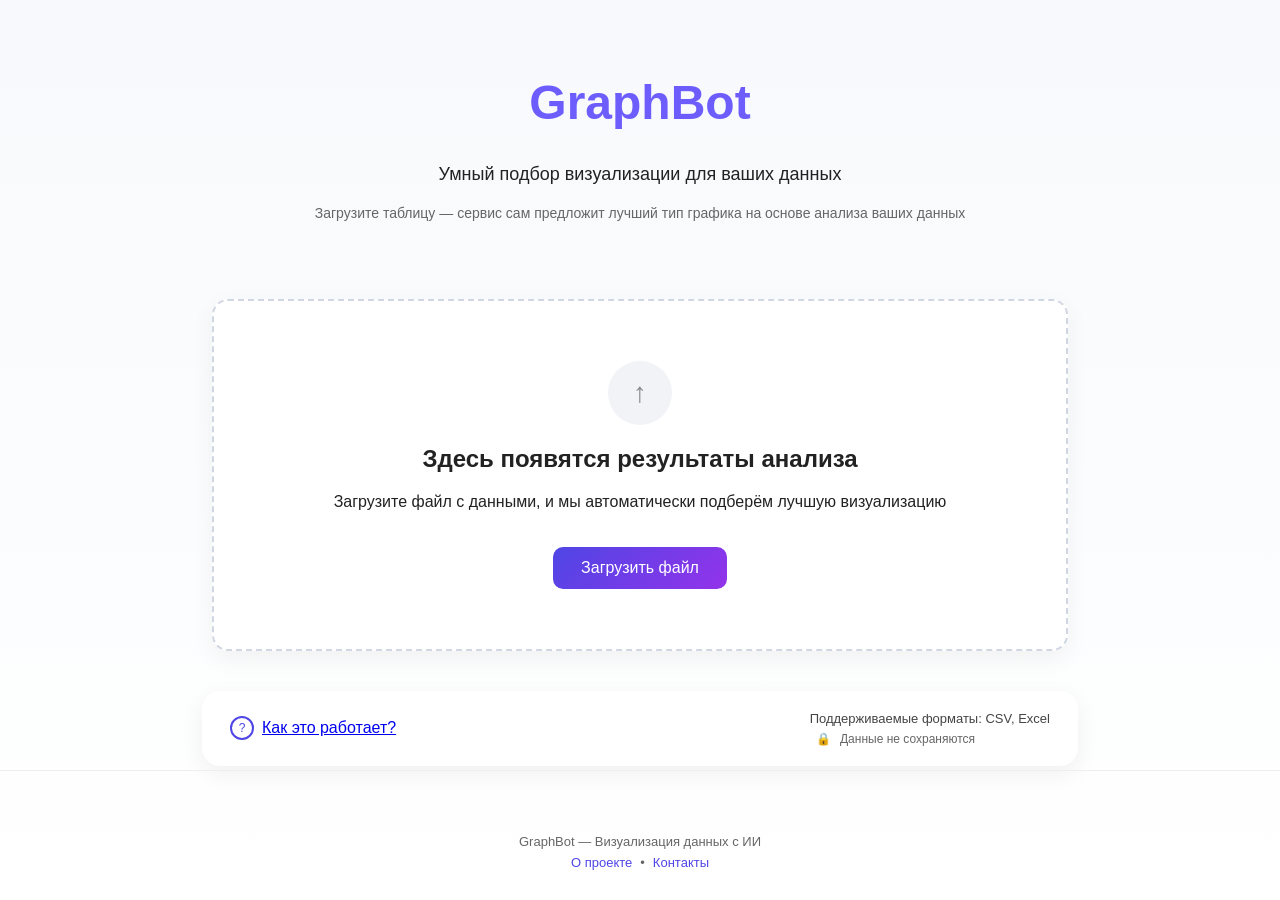
<file: site/index.html>
<!DOCTYPE html>
<html lang="ru">
<head>
    <meta charset="UTF-8">
    <title>GraphBot</title>

    <!-- Подключение файла стилей, где описан внешний вид всех элементов -->
    <link rel="stylesheet" href="/static/style.css">
    <!-- <style>
    #chart-buttons {
        display: flex;
        flex-wrap: wrap;          /* перенос на новую строку */
        justify-content: center;  /* выравнивание по центру */
        gap: 20px;                /* расстояние между карточками */
        margin-top: 30px;
    }
    /* Карточка-кнопка */
    .chart-option-btn {
        width: 190px;
        height: 240px;

        background: white;
        border-radius: 12px;
        border: 1px solid #e8e8e8;

        padding: 18px;
        cursor: pointer;

        display: flex;
        flex-direction: column;
        align-items: center;

        transition: all 0.25s ease;

        /* Убираем стандартный стиль кнопки */
        outline: none;
    }
    /* Картинка */
    .chart-option-img {
        width: 120px;
        height: 100px;
        object-fit: contain;
        margin-bottom: 14px;
        max-width: 120px;
        max-height: 100px;
    }
    /* Заголовок */
    .chart-option-title {
        font-size: 14px;
        font-weight: 600;
        color: #000;
        text-align: center;
        margin-bottom: 8px;
    }

    /* Описание */
    .chart-option-desc {
        font-size: 12px;
        color: #777;
        text-align: center;
        line-height: 1.4;
    }
    </style> -->
</head>
<body>

    <!-- Основной контейнер всей страницы (обёртка сайта) -->
    <div class="page">

        <!-- Верхний главный блок сайта с названием и описанием сервиса -->
        <section class="hero">

            <!-- Название сервиса (логотип текстом) -->
            <h1 class="logo">GraphBot</h1>

            <!-- Короткий слоган под названием -->
            <p class="tagline">Умный подбор визуализации для ваших данных</p>

            <!-- Подробное пояснение что делает сервис -->
            <p class="subtitle">
                Загрузите таблицу — сервис сам предложит лучший тип графика на основе анализа ваших данных
            </p>

        </section>

        <!-- Блок с большой карточкой загрузки данных -->
        <section class="upload-card">

            <!-- Карточка с пунктирной рамкой и кнопкой загрузки -->
            <div class="upload-box">

                <!-- Круглая иконка со стрелкой загрузки -->
                <div class="upload-icon">

                    <!-- Символ стрелки внутри иконки -->
                    <span class="arrow">↑</span>

                </div>

                <!-- Заголовок области результата -->
                <h2>Здесь появятся результаты анализа</h2>

                <!-- Описание что нужно сделать пользователю -->
                <p>Загрузите файл с данными, и мы автоматически подберём лучшую визуализацию</p>

                <!-- Кнопка открытия всплывающего окна загрузки -->
                <button class="upload-button" onclick="openModal()">Загрузить файл</button>

            </div>

        </section>

        <section class="loading-card" id="loadingCard">

            <div class="loader"></div>

            <h3>Анализируем данные...</h3>
            <p>Подбираем оптимальный тип графика</p>

        </section>

        <section class="result-card" id="resultCard" style="display:none;">

            <h2>Результаты анализа</h2>

        
            <div class="analysis-container">

                <!-- БЛОК ГРАФИКА -->
                <div id="chart-container" style="text-align:center; margin-bottom: 30px;">
                    <!-- сюда будет вставляться график -->
                </div>

                <!-- БЛОК КНОПОК -->
                <div id="chart-buttons" style="text-align:center;">
                    <!-- сюда генерируются кнопки -->
                </div>

            </div>


            <button class="download-btn">Скачать график</button>

            <!-- КНОПКИ УПРАВЛЕНИЯ — ВНУТРИ result-card -->
            <div class="chart-actions">
                <button>Другой тип</button>
                <button>Настроить цвета</button>
                <button>Исключить типы</button>
                <button class="primary">Новый файл</button>
            </div>

        </section>

        <!-- Нижняя информационная панель под карточкой -->
        <section class="info-bar">

            <!-- Левая часть панели — ссылка "Как это работает?" -->
            <div class="info-left">

                <!-- Кружок со знаком вопроса -->
                <span class="question-icon">?</span>

                <a href="how.html">Как это работает?</a>

            </div>

            <!-- Правая часть панели с форматами и безопасностью -->
            <div class="info-right">

                <!-- Текст поддерживаемых форматов файлов -->
                <span>Поддерживаемые форматы: CSV, Excel</span>

                <!-- Строка про безопасность данных -->
                <span class="secure">

                    <!-- Иконка замка -->
                    <span class="lock-icon">🔒</span>

                    Данные не сохраняются

                </span>

            </div>

        </section>

        <!-- Подвал сайта -->
        <footer class="footer">

            <!-- Название сервиса в подвале -->
            <p class="footer-title">GraphBot — Визуализация данных с ИИ</p>

            <!-- Ссылки на дополнительные страницы -->
            <div class="footer-links">

                <a href="#">О проекте</a>
                <span>•</span>
                <a href="#">Контакты</a>

            </div>

        </footer>

    </div>

    <!-- Затемнённый фон для модального окна загрузки -->
    <div class="modal-overlay" id="uploadModal">

        <!-- Само всплывающее окно -->
        <div class="modal">

            <!-- Верхняя панель модального окна -->
            <div class="modal-header">

                <!-- Заголовок окна -->
                <h3>Загрузить файл</h3>

                <!-- Кнопка закрытия (крестик) -->
                <span class="modal-close" onclick="closeModal()">✕</span>

            </div>

            <!-- Основная часть модального окна -->
            <div class="modal-body">

                <!-- Область drag & drop загрузки файла -->
                <div class="drop-zone">

                    <!-- Круглая иконка загрузки -->
                    <div class="drop-icon">⬆</div>

                    <!-- Основная надпись -->
                    <p class="drop-main">Перетащите файл сюда</p>

                    <!-- Альтернативный способ выбора файла -->
                    <p class="drop-sub">
                        или <span class="drop-link" onclick="openFile()">нажмите, чтобы выбрать файл</span>
                    </p>

                    <input type="file" id="fileInput" hidden accept=".csv,.xls,.xlsx">

                </div>

                <!-- Информация о форматах и ограничениях -->
                <p class="modal-info">
                    Поддерживаются файлы CSV и Excel (.xlsx, .xls)<br>
                    Максимальный размер файла: 10 MB
                </p>

            </div>

            <!-- Нижняя панель с кнопками -->
            <div class="modal-footer">

                <!-- Кнопка закрытия окна -->
                <button class="btn-cancel" onclick="closeModal()">Отмена</button>

                <!-- Кнопка подтверждения -->
                <button class="btn-primary">Продолжить</button>

            </div>

        </div>

    </div>

    <!-- Скрипты управления открытием и закрытием модального окна -->
    <script>

        let selectedFile = null

        function openModal() {
            document.getElementById("uploadModal").style.display = "flex"
        }

        function closeModal() {
            document.getElementById("uploadModal").style.display = "none"
        }

        function openFile() {
            document.getElementById("fileInput").click()
        }

        const dropZone = document.querySelector(".drop-zone")
        const fileInput = document.getElementById("fileInput")

        fileInput.addEventListener("change", e => {
            selectedFile = e.target.files[0]
            showFile(selectedFile)
        })

        dropZone.addEventListener("dragover", e => {
            e.preventDefault()
        })

        dropZone.addEventListener("drop", e => {
            e.preventDefault()
            selectedFile = e.dataTransfer.files[0]
            showFile(selectedFile)
        })

        async function showFile(file) {
            if (!file) return

            closeModal()

            document.querySelector(".upload-card").style.display = "none"
            document.getElementById("loadingCard").style.display = "block"

            const formData = new FormData()
            formData.append("file", file)

            const response = await fetch("/analyze", {
                method: "POST",
                body: formData
            })

            const data = await response.json()

            window.sessionId = data.session_id
            window.recommendations = data.recommendations

            document.getElementById("loadingCard").style.display = "none"
            document.getElementById("resultCard").style.display = "block"

            renderChartOptions()
        }

        function renderChartOptions() {

            const container = document.getElementById("chart-buttons")
            container.innerHTML = ""

            window.recommendations.forEach((rec, index) => {
                const card = document.createElement("button")
                card.type = "button"
                card.className = "chart-option-btn"
                card.onclick = () => buildChart(index)

                // Картинка (заготовка)
                const img = document.createElement("img")
                img.className = "chart-option-img"
                const iconMap = {
                    "bar_chart": "bar_chart.png",
                    "pie_chart": "pie_chart.png",
                    "histogram": "histogram.png",
                    "scatter_plot": "scatter_plot.png",
                    "boxplot": "boxplot.png",
                    "area_chart": "area_chart.png",
                    "bubble_chart": "bubble_chart.png",
                    "heatmap": "heatmap.png",
                    "line_chart": "line_chart.png",
                    "stacked_bar_chart": "stacked_bar_chart.png"
                }

                img.src = "static/icons/" + iconMap[rec.type]
                
                // Название
                const title = document.createElement("div")
                title.className = "chart-option-title"
                title.innerText = rec.type

                // Описание
                const desc = document.createElement("div")
                desc.className = "chart-option-desc"
                desc.innerText = rec.why

                card.appendChild(img)
                card.appendChild(title)
                card.appendChild(desc)

                container.appendChild(card)
            })

        }


        async function buildChart(index) {

            const response = await fetch("/build_chart", {
                method: "POST",
                headers: {
                    "Content-Type": "application/json"
                },
                body: JSON.stringify({
                    session_id: window.sessionId,
                    chart_index: index
                })
            })
            const blob = await response.blob()
            const url = URL.createObjectURL(blob)
            // const data = await response.json();

            const chartContainer = document.getElementById("chart-container");

            // УДАЛЯЕМ старый график
            chartContainer.innerHTML = "";

            // Создаем новый img
            const img = document.createElement("img");
            img.src = url; // защита от кэша
            img.style.maxWidth = "800px";
            img.style.borderRadius = "10px";

            chartContainer.appendChild(img);
        }


    </script>

</body>
</html>
</file>
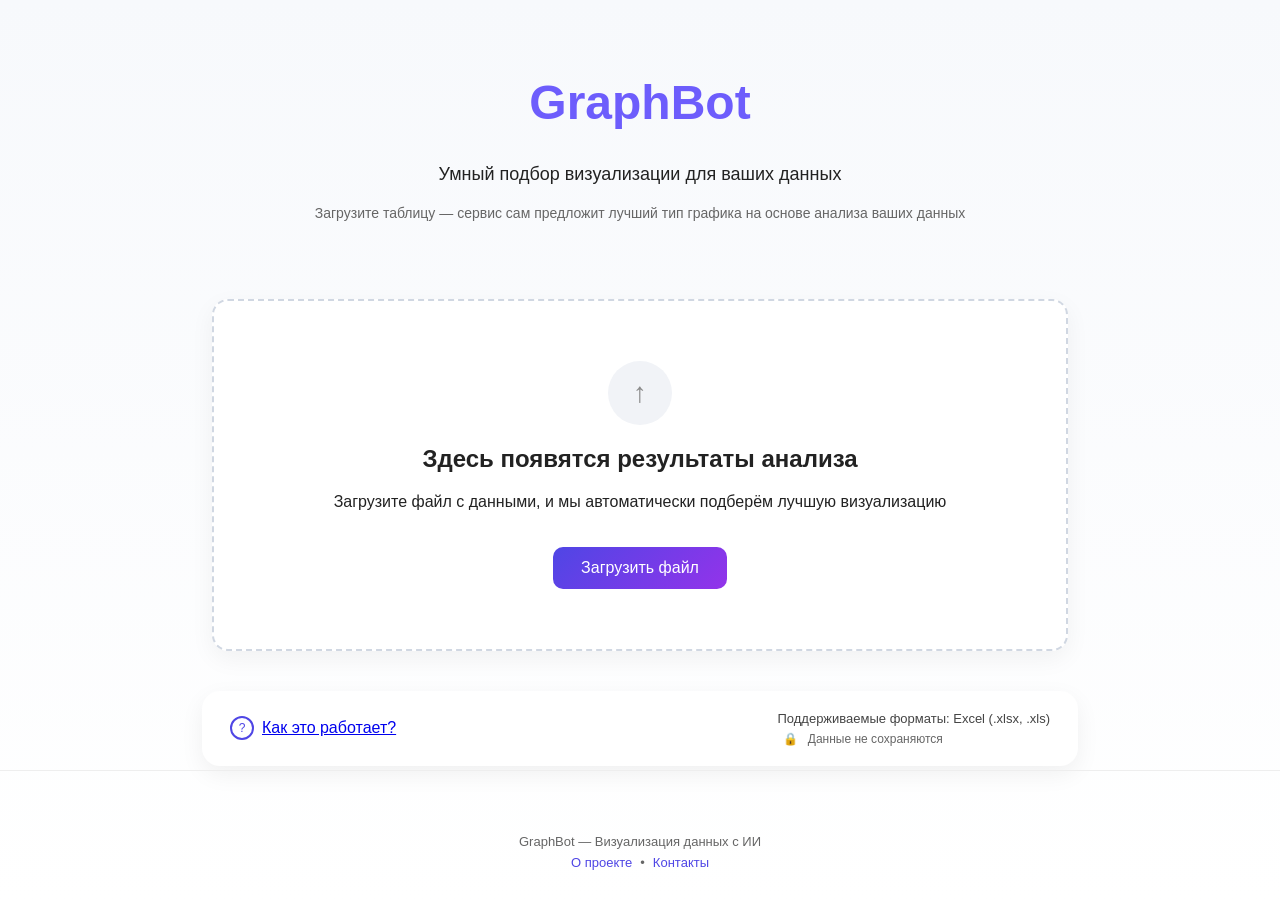
<file: templates/index.html>
<!DOCTYPE html>
<html lang="ru">
<head>
    <meta charset="UTF-8">
    <title>GraphBot</title>

    <!-- Подключение файла стилей, где описан внешний вид всех элементов -->
    <link rel="stylesheet" href="/static/style.css">

</head>
<body>

    <!-- Основной контейнер всей страницы (обёртка сайта) -->
    <div class="page">

        <!-- Верхний главный блок сайта с названием и описанием сервиса -->
        <section class="hero">

            <!-- Название сервиса (логотип текстом) -->
            <h1 class="logo">GraphBot</h1>

            <!-- Короткий слоган под названием -->
            <p class="tagline">Умный подбор визуализации для ваших данных</p>

            <!-- Подробное пояснение что делает сервис -->
            <p class="subtitle">
                Загрузите таблицу — сервис сам предложит лучший тип графика на основе анализа ваших данных
            </p>

        </section>

        <!-- Блок с большой карточкой загрузки данных -->
        <section class="upload-card">

            <!-- Карточка с пунктирной рамкой и кнопкой загрузки -->
            <div class="upload-box">

                <!-- Круглая иконка со стрелкой загрузки -->
                <div class="upload-icon">

                    <!-- Символ стрелки внутри иконки -->
                    <span class="arrow">↑</span>

                </div>

                <!-- Заголовок области результата -->
                <h2>Здесь появятся результаты анализа</h2>

                <!-- Описание что нужно сделать пользователю -->
                <p>Загрузите файл с данными, и мы автоматически подберём лучшую визуализацию</p>

                <!-- Кнопка открытия всплывающего окна загрузки -->
                <button class="upload-button" onclick="openModal()">Загрузить файл</button>

            </div>

        </section>

        <section class="loading-card" id="loadingCard">

            <div class="loader"></div>

            <h3 id="loaderText">Анализируем структуру ваших данных...</h3>
            <p class="loader-sub">Это может занять до двух минут</p>

        </section>

        <section class="result-card" id="resultCard" style="display:none;">

            <h2>Результаты анализа</h2>

        
            <div class="analysis-container">

                <!-- БЛОК ГРАФИКА -->
                <div id="chart-container" style="text-align:center; margin-bottom: 30px;">
                    <!-- сюда будет вставляться график -->
                </div>

                <!-- БЛОК КНОПОК -->
                <div id="chart-buttons" style="text-align:center;">
                    <!-- сюда генерируются кнопки -->
                </div>

            </div>



            <!-- КНОПКИ УПРАВЛЕНИЯ — ВНУТРИ result-card -->
            <div class="chart-actions">
                <button class="primary" onclick="downloadChart()">Скачать график</button>
                <button class="primary" onclick="openColorModal()">Настроить цвета</button>
                <button class="primary" onclick="newFile()">Новый файл</button>
            </div>

        </section>

        <!-- Нижняя информационная панель под карточкой -->
        <section class="info-bar">

            <!-- Левая часть панели — ссылка "Как это работает?" -->
            <div class="info-left">

                <!-- Кружок со знаком вопроса -->
                <span class="question-icon">?</span>

                <a href="how.html">Как это работает?</a>

            </div>

            <!-- Правая часть панели с форматами и безопасностью -->
            <div class="info-right">

                <!-- Текст поддерживаемых форматов файлов -->
                <span>Поддерживаемые форматы: Excel (.xlsx, .xls)</span>

                <!-- Строка про безопасность данных -->
                <span class="secure">

                    <!-- Иконка замка -->
                    <span class="lock-icon">🔒</span>

                    Данные не сохраняются

                </span>

            </div>

        </section>

        <!-- Подвал сайта -->
        <footer class="footer">

            <!-- Название сервиса в подвале -->
            <p class="footer-title">GraphBot — Визуализация данных с ИИ</p>

            <!-- Ссылки на дополнительные страницы -->
            <div class="footer-links">

                <a href="#">О проекте</a>
                <span>•</span>
                <a href="#">Контакты</a>

            </div>

        </footer>

    </div>

    <!-- Затемнённый фон для модального окна загрузки -->
    <div class="modal-overlay" id="uploadModal">

        <!-- Само всплывающее окно -->
        <div class="modal">

            <!-- Верхняя панель модального окна -->
            <div class="modal-header">

                <!-- Заголовок окна -->
                <h3>Загрузить файл</h3>

                <!-- Кнопка закрытия (крестик) -->
                <span class="modal-close" onclick="closeModal()">✕</span>

            </div>

            <!-- Основная часть модального окна -->
            <div class="modal-body">

                <!-- Область drag & drop загрузки файла -->
                <div class="drop-zone">

                    <!-- Круглая иконка загрузки -->
                    <div class="drop-icon">⬆</div>

                    <!-- Основная надпись -->
                    <p class="drop-main">Перетащите файл сюда</p>

                    <!-- Альтернативный способ выбора файла -->
                    <p class="drop-sub">
                        или <span class="drop-link" onclick="openFile()">нажмите, чтобы выбрать файл</span>
                    </p>

                    <input type="file" id="fileInput" hidden accept=".xls,.xlsx">

                </div>

                <!-- Информация о форматах и ограничениях -->
                <p class="modal-info">
                    Поддерживаются файлы Excel (.xlsx, .xls)<br>
                    Максимальный размер файла: 10 MB
                </p>

            </div>

            <!-- Нижняя панель с кнопками -->
            <div class="modal-footer">

                <!-- Кнопка закрытия окна -->
                <button class="btn-cancel" onclick="closeModal()">Отмена</button>

                <!-- Кнопка подтверждения -->
                <button class="btn-primary">Продолжить</button>

            </div>

        </div>

    </div>

    <!-- Модальное окно настройки цветов -->
    <div class="modal-overlay" id="colorModal">
        <div class="modal">
            <div class="modal-header">
                <h3>Настроить цвета</h3>
                <span class="modal-close" onclick="closeColorModal()">✕</span>
            </div>
            <div class="modal-body">
                <p style="margin-bottom:14px; color:#666; font-size:14px;">Выберите цвета для графика:</p>
                <div id="colorInputs" style="display:flex; flex-wrap:wrap; gap:12px; justify-content:center;"></div>
            </div>
            <div class="modal-footer">
                <button class="btn-cancel" onclick="closeColorModal()">Отмена</button>
                <button class="btn-primary" onclick="applyColors()">Применить</button>
            </div>
        </div>
    </div>

    <!-- Скрипты управления открытием и закрытием модального окна -->
    <script>

        let selectedFile = null
        let currentChartIndex = null
        let customColors = null

        const LOADING_PHRASES = [
            "Анализируем структуру ваших данных...",
            "Определяем типы данных и зависимости...",
            "Подбираем оптимальные варианты визуализации...",
            "Формируем графики и строим оси...",
            "Готовим понятные описания для графиков...",
            "Еще немного, завершаем обработку..."
        ]
        let loadingIntervalId = null

        function startLoadingPhrases() {
            const el = document.getElementById("loaderText")
            let idx = 0
            el.textContent = LOADING_PHRASES[0]
            stopLoadingPhrases()
            loadingIntervalId = setInterval(() => {
                idx = (idx + 1) % LOADING_PHRASES.length
                el.textContent = LOADING_PHRASES[idx]
            }, 4000)
        }

        function stopLoadingPhrases() {
            if (loadingIntervalId !== null) {
                clearInterval(loadingIntervalId)
                loadingIntervalId = null
            }
        }

        function openModal() {
            document.getElementById("uploadModal").style.display = "flex"
        }

        function closeModal() {
            document.getElementById("uploadModal").style.display = "none"
        }

        function openFile() {
            document.getElementById("fileInput").click()
        }

        const dropZone = document.querySelector(".drop-zone")
        const fileInput = document.getElementById("fileInput")

        fileInput.addEventListener("change", e => {
            selectedFile = e.target.files[0]
            showFile(selectedFile)
        })

        dropZone.addEventListener("dragover", e => {
            e.preventDefault()
        })

        dropZone.addEventListener("drop", e => {
            e.preventDefault()
            selectedFile = e.dataTransfer.files[0]
            showFile(selectedFile)
        })

        async function showFile(file) {
            if (!file) return

            closeModal()

            document.querySelector(".upload-card").style.display = "none"
            document.getElementById("loadingCard").style.display = "block"
            startLoadingPhrases()

            const formData = new FormData()
            formData.append("file", file)

            try {
                const response = await fetch("/analyze", {
                    method: "POST",
                    body: formData
                })

                const data = await response.json()

                if (!response.ok) {
                    throw new Error(data.error || "Ошибка обработки файла")
                }

                window.sessionId = data.session_id
                window.recommendations = data.recommendations

                document.getElementById("loadingCard").style.display = "none"
                document.getElementById("resultCard").style.display = "block"

                renderChartOptions()
            } catch (e) {
                document.getElementById("loadingCard").style.display = "none"
                document.querySelector(".upload-card").style.display = ""
                alert("Не удалось обработать файл: " + (e.message || "неизвестная ошибка"))
            } finally {
                stopLoadingPhrases()
            }
        }

        function renderChartOptions() {

            const container = document.getElementById("chart-buttons")
            container.innerHTML = ""

            const iconMap = {
                "bar_chart":     "bar_chart.png",
                "pie_chart":     "pie_chart.png",
                "histogram":     "histogram.png",
                "scatter_plot":  "scatter_plot.png",
                "line_chart":    "line_chart.png",
                "area_chart":    "area_chart.png"
            }

            const titleMap = {
                "bar_chart":    "Столбчатая диаграмма",
                "pie_chart":    "Круговая диаграмма",
                "histogram":    "Гистограмма",
                "scatter_plot": "Точечная диаграмма",
                "line_chart":   "Линейный график",
                "area_chart":   "Диаграмма с областями"
            }

            window.recommendations.forEach((rec, index) => {
                const card = document.createElement("button")
                card.type = "button"
                card.className = "chart-option-btn"
                card.onclick = () => buildChart(index)

                const img = document.createElement("img")
                img.className = "chart-option-img"
                img.src = "static/icons/" + (iconMap[rec.type] || "bar_chart.png")

                const title = document.createElement("div")
                title.className = "chart-option-title"
                title.innerText = titleMap[rec.type] || rec.type

                const desc = document.createElement("div")
                desc.className = "chart-option-desc"
                desc.innerText = rec.why

                card.appendChild(img)
                card.appendChild(title)
                card.appendChild(desc)

                container.appendChild(card)
            })

        }


        async function buildChart(index, colors) {
            currentChartIndex = index

            const payload = {
                session_id: window.sessionId,
                chart_index: index
            }
            if (colors) {
                payload.colors = colors
            }

            const response = await fetch("/build_chart", {
                method: "POST",
                headers: {
                    "Content-Type": "application/json"
                },
                body: JSON.stringify(payload)
            })

            if (!response.ok) {
                const err = await response.json()
                const chartContainer = document.getElementById("chart-container")
                chartContainer.innerHTML = '<p style="color:#c44e52;">Не удалось построить график: ' +
                    (err.error || 'неизвестная ошибка') + '</p>'
                return
            }

            const blob = await response.blob()
            const url = URL.createObjectURL(blob)

            const chartContainer = document.getElementById("chart-container");
            chartContainer.innerHTML = "";

            const img = document.createElement("img");
            img.src = url;
            img.style.maxWidth = "800px";
            img.style.borderRadius = "10px";

            chartContainer.appendChild(img);
        }

        function downloadChart() {
            const img = document.querySelector("#chart-container img")
            if (!img) return
            const a = document.createElement("a")
            a.href = img.src
            a.download = "chart.png"
            a.click()
        }

        function newFile() {
            document.getElementById("resultCard").style.display = "none"
            document.querySelector(".upload-card").style.display = ""
            document.getElementById("chart-container").innerHTML = ""
            document.getElementById("chart-buttons").innerHTML = ""
            selectedFile = null
            currentChartIndex = null
            customColors = null
            fileInput.value = ""
        }

        function openColorModal() {
            const container = document.getElementById("colorInputs")
            container.innerHTML = ""
            const defaults = ["#4C72B0","#DD8452","#55A868","#C44E52","#8172B3","#937860"]
            const current = customColors || defaults
            for (let i = 0; i < 6; i++) {
                const wrap = document.createElement("div")
                wrap.style.textAlign = "center"
                const label = document.createElement("div")
                label.textContent = "Цвет " + (i + 1)
                label.style.fontSize = "12px"
                label.style.marginBottom = "4px"
                label.style.color = "#555"
                const input = document.createElement("input")
                input.type = "color"
                input.value = current[i]
                input.className = "color-pick"
                wrap.appendChild(label)
                wrap.appendChild(input)
                container.appendChild(wrap)
            }
            document.getElementById("colorModal").style.display = "flex"
        }

        function closeColorModal() {
            document.getElementById("colorModal").style.display = "none"
        }

        function applyColors() {
            const inputs = document.querySelectorAll("#colorInputs .color-pick")
            customColors = Array.from(inputs).map(i => i.value)
            closeColorModal()
            if (currentChartIndex !== null) {
                buildChart(currentChartIndex, customColors)
            }
        }


    </script>

</body>
</html>
</file>
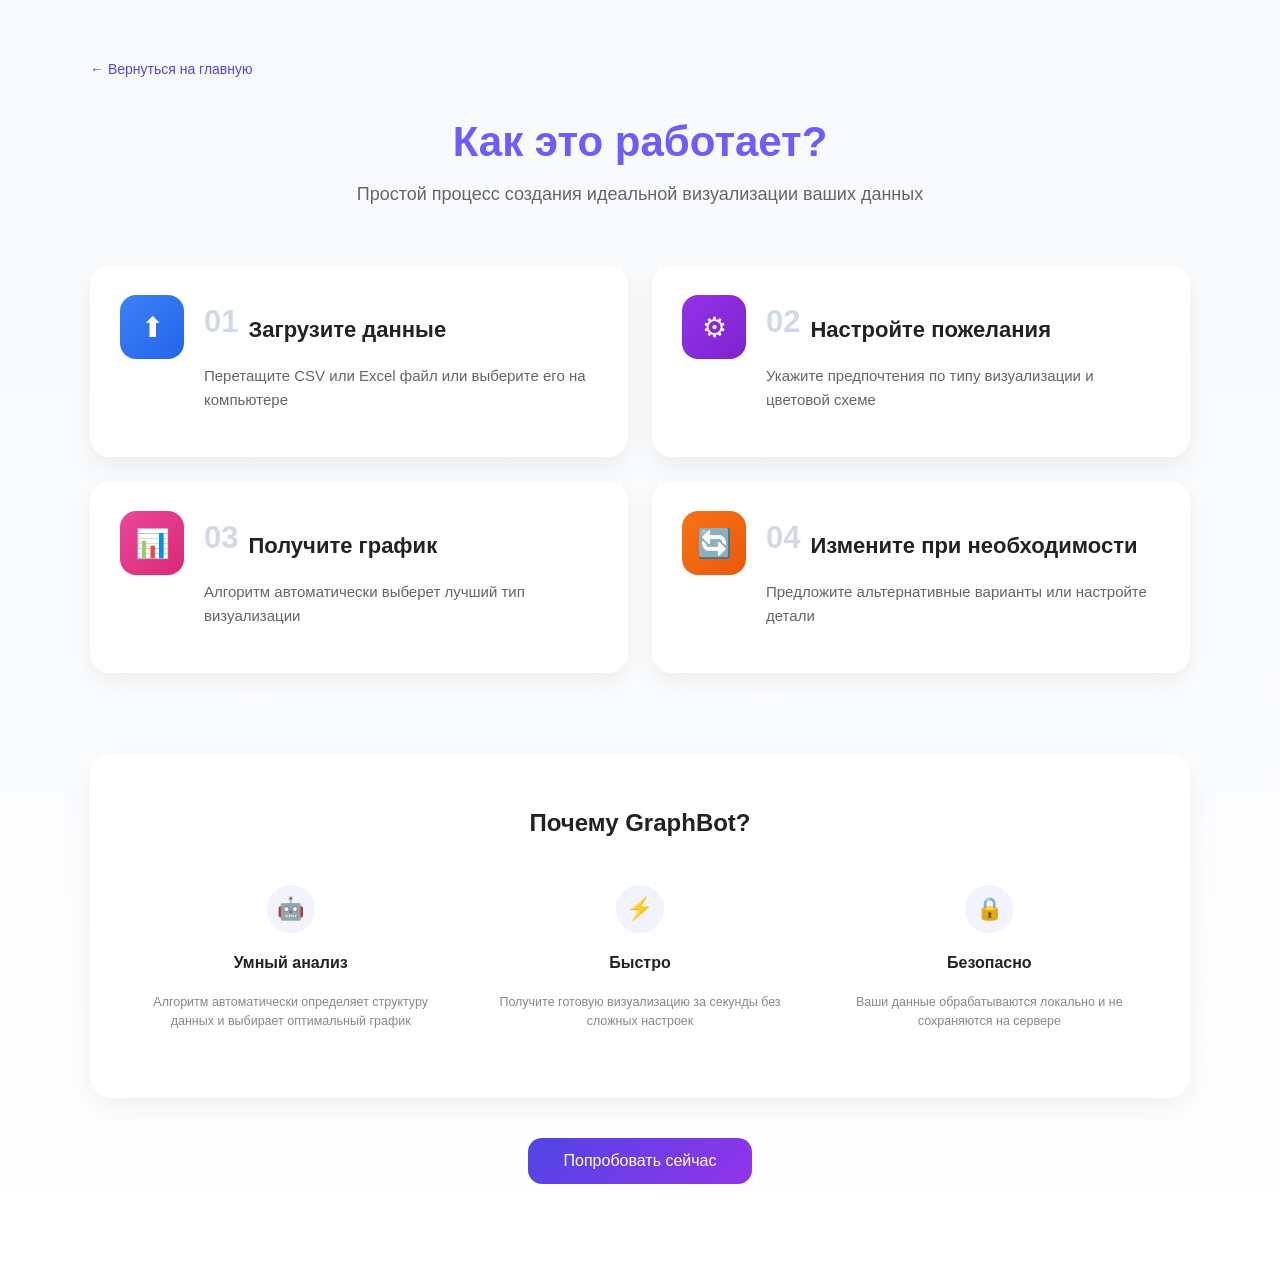
<file: site/how.html>
<!DOCTYPE html>
<html lang="ru">
<head>
    <meta charset="UTF-8">
    <title>Как это работает — GraphBot</title>
    <link rel="stylesheet" href="/static/style.css">
</head>
<body>

    <div class="how-page">

        <a href="index.html" class="back-link">← Вернуться на главную</a>

        <section class="how-hero">
            <h1 class="how-title">Как это работает?</h1>
            <p class="how-subtitle">
                Простой процесс создания идеальной визуализации ваших данных
            </p>
        </section>

        <section class="steps">

            <div class="step-card">
                <div class="step-icon blue">⬆</div>
                <div>
                    <div class="step-header">
                        <span class="step-number">01</span>
                        <h3 class="step-title">Загрузите данные</h3>
                    </div>
                    <p class="step-text">
                        Перетащите CSV или Excel файл или выберите его на компьютере
                    </p>
                </div>
            </div>

            <div class="step-card">
                <div class="step-icon purple">⚙</div>
                <div>
                    <div class="step-header">
                        <span class="step-number">02</span>
                        <h3 class="step-title">Настройте пожелания</h3>
                    </div>
                    <p class="step-text">
                        Укажите предпочтения по типу визуализации и цветовой схеме
                    </p>
                </div>
            </div>

            <div class="step-card">
                <div class="step-icon pink">📊</div>
                <div>
                    <div class="step-header">
                        <span class="step-number">03</span>
                        <h3 class="step-title">Получите график</h3>
                    </div>
                    <p class="step-text">
                        Алгоритм автоматически выберет лучший тип визуализации
                    </p>
                </div>
            </div>

            <div class="step-card">
                <div class="step-icon orange">🔄</div>
                <div>
                    <div class="step-header">
                        <span class="step-number">04</span>
                        <h3 class="step-title">Измените при необходимости</h3>
                    </div>
                    <p class="step-text">
                        Предложите альтернативные варианты или настройте детали
                    </p>
                </div>
            </div>

        </section>

        <section class="why-block">

            <div class="why-card">

                <h2>Почему GraphBot?</h2>

                <div class="why-grid">

                    <div class="why-item">
                        <div class="why-circle">🤖</div>
                        <h4>Умный анализ</h4>
                        <p>
                            Алгоритм автоматически определяет структуру данных
                            и выбирает оптимальный график
                        </p>
                    </div>

                    <div class="why-item">
                        <div class="why-circle">⚡</div>
                        <h4>Быстро</h4>
                        <p>
                            Получите готовую визуализацию за секунды
                            без сложных настроек
                        </p>
                    </div>

                    <div class="why-item">
                        <div class="why-circle">🔒</div>
                        <h4>Безопасно</h4>
                        <p>
                            Ваши данные обрабатываются локально
                            и не сохраняются на сервере
                        </p>
                    </div>

                </div>

            </div>

            <button class="try-button" onclick="location.href='index.html'">
                Попробовать сейчас
            </button>

        </section>

    </div>

</body>
</html>
</file>
<file: static/style.css>
/* Общие настройки страницы: убираем отступы браузера, задаём шрифт и фон */
body {
    margin: 0;
    font-family: Arial, sans-serif;
    background: linear-gradient(#f7f9fc, #ffffff); /* плавный светлый фон */
    color: #222; /* основной цвет текста */
}


/* Основной контейнер сайта — растягивается на весь экран и выстраивает блоки вертикально */
.page {
    min-height: 100vh;
    display: flex;
    flex-direction: column;
    align-items: center;
}


/* Верхний блок с названием и описанием */
.hero {
    text-align: center;       /* текст по центру */
    margin-top: 25px;         /* отступ сверху */
    max-width: 800px;         /* ограничение ширины */
    line-height: 1.6;         /* расстояние между строками */
}


/* Название ChartBot */
.logo {
    font-size: 48px;          /* крупный текст */
    color: #6d5dfc;           /* фиолетовый цвет */
    margin-bottom: 10px;
}


/* Короткий слоган */
.tagline {
    font-size: 18px;
    margin-bottom: 8px;
}


/* Дополнительное описание */
.subtitle {
    font-size: 14px;
    color: #666;              /* серый для мягкости */
}


/* Блок карточки загрузки */
.upload-card {
    margin-top: 60px;
}


/* Основная карточка загрузки файла */
.upload-box {
    border: 2px dashed #d0d7e2;          /* пунктирная рамка */
    border-radius: 16px;                /* скругление углов */
    padding: 60px 120px;                /* внутренние отступы */
    text-align: center;
    background: white;
    box-shadow: 0 8px 25px rgba(0,0,0,0.05); /* тень */
    max-width: 900px;
}


/* Круглая иконка загрузки */
.upload-icon {
    width: 64px;
    height: 64px;
    margin: 0 auto 20px;
    border-radius: 50%;        /* делает круг */
    background: #f1f3f7;
    display: flex;
    align-items: center;
    justify-content: center;
}


/* Стрелка внутри круга */
.upload-icon .arrow {
    font-size: 28px;
    color: #8b8b8b;
}


/* Кнопка "Загрузить файл" */
.upload-button {
    margin-top: 20px;
    background: linear-gradient(135deg, #4f46e5, #9333ea); /* градиент */
    border: none;
    color: white;
    padding: 12px 28px;
    border-radius: 10px;
    font-size: 16px;
    cursor: pointer;
}


/* Эффект наведения на кнопку */
.upload-button:hover {
    opacity: 0.9; /* немного прозрачнее */
}


/* Информационная панель под карточкой */
.info-bar {
    margin-top: 40px;
    width: 820px;
    background: white;
    padding: 20px 28px;
    border-radius: 18px;
    box-shadow: 0 8px 24px rgba(0,0,0,0.06);
    display: flex;
    justify-content: space-between;
    align-items: center;
}


/* Левая часть панели "Как это работает?" */
.info-left {
    display: flex;
    align-items: center;
    gap: 8px;
    color: #4f46e5;
    font-weight: 500;
    cursor: pointer;
}


/* Правая часть панели с форматами */
.info-right {
    display: flex;
    flex-direction: column;
    gap: 6px;
    font-size: 13px;
    color: #444;
}


/* Текст про безопасность данных */
.info-right .secure {
    color: #666;
    font-size: 12px;
}


/* Кружок с вопросом */
.question-icon {
    display: inline-flex;
    width: 20px;
    height: 20px;
    border-radius: 50%;
    border: 2px solid #4f46e5;
    color: #4f46e5;
    align-items: center;
    justify-content: center;
    font-size: 12px;
}


/* Отступ у иконки замка */
.lock-icon {
    margin: 0 6px;
}


/* Подвал сайта */
.footer {
    margin-top: auto;
    padding: 50px 0 30px;
    text-align: center;
    font-size: 13px;
    color: #666;
    border-top: 1px solid #eee;
    width: 100%;
}


/* Заголовок подвала */
.footer-title {
    font-weight: 500;
    margin-bottom: 6px;
}


/* Авторские права */
.footer-copy {
    margin-bottom: 8px;
}


/* Контейнер ссылок подвала */
.footer-links {
    display: flex;
    justify-content: center;
    gap: 8px;
}


/* Стили ссылок */
.footer-links a {
    color: #4f46e5;
    text-decoration: none;
}


/* Подчёркивание при наведении */
.footer-links a:hover {
    text-decoration: underline;
}


/* Затемнение фона при открытой модалке */
.modal-overlay {
    position: fixed;
    inset: 0;
    background: rgba(0,0,0,0.45);
    display: none;
    justify-content: center;
    align-items: center;
    z-index: 1000;
}


/* Окно загрузки файла */
.modal {
    background: white;
    width: 560px;
    border-radius: 16px;
    box-shadow: 0 20px 40px rgba(0,0,0,0.2);
    overflow: hidden;
}


/* Верхняя панель модального окна */
.modal-header {
    display: flex;
    justify-content: space-between;
    align-items: center;
    padding: 16px 20px;
    border-bottom: 1px solid #eee;
}


/* Кнопка закрытия */
.modal-close {
    cursor: pointer;
    font-size: 18px;
    color: #888;
}


/* Основное содержимое окна */
.modal-body {
    padding: 24px;
}


/* 👉 Зона перетаскивания файла (drag & drop) */
.drop-zone {
    transition: 0.2s ease;           /* плавное изменение цвета */
    border: 2px dashed #d0d7e2;      /* пунктирная рамка */
    border-radius: 14px;             /* скругление углов */
    padding: 50px;                   /* внутренний отступ */
    text-align: center;
}


/* Подсветка зоны при наведении */
.drop-zone:hover {
    border-color: #4f46e5;           /* рамка становится синей */
    background: #f5f7ff;             /* лёгкий синий фон */
}


/* Круглая иконка внутри дроп-зоны */
.drop-icon {
    width: 48px;
    height: 48px;
    border-radius: 50%;
    background: #eef2ff;
    display: flex;
    align-items: center;
    justify-content: center;
    margin: 0 auto 14px;
    color: #4f46e5;
    font-size: 22px;
}


/* Основный текст дроп-зоны */
.drop-main {
    font-weight: 500;
}


/* Второстепенный текст */
.drop-sub {
    font-size: 14px;
    color: #666;
}


/* Ссылка выбора файла */
.drop-link {
    color: #4f46e5;
    cursor: pointer;
}


/* Информация под дроп-зоной */
.modal-info {
    margin-top: 18px;
    font-size: 12px;
    color: #777;
    text-align: center;
}


/* Нижняя панель кнопок */
.modal-footer {
    display: flex;
    justify-content: flex-end;
    gap: 12px;
    padding: 16px 20px;
    border-top: 1px solid #eee;
}


/* Кнопка отмены */
.btn-cancel {
    background: none;
    border: none;
    color: #666;
    cursor: pointer;
}


/* Основная кнопка продолжения */
.btn-primary {
    background: linear-gradient(135deg, #4f46e5, #9333ea);
    border: none;
    color: white;
    padding: 10px 22px;
    border-radius: 10px;
    cursor: pointer;
}

/* ===============================
   Страница "Как это работает"
=================================*/

.how-page {
    max-width: 1100px;
    margin: 0 auto;
    padding: 60px 20px 100px;
}

/* Ссылка назад */
.back-link {
    color: #4f46e5;
    text-decoration: none;
    font-size: 14px;
}

    .back-link:hover {
        text-decoration: underline;
    }

/* Заголовок */
.how-hero {
    text-align: center;
    margin-top: 40px;
    margin-bottom: 60px;
}

    .how-hero h1 {
        font-size: 42px;
        color: #6d5dfc;
    }

    .how-hero p {
        color: #666;
    }

/* Сетка шагов */
.steps {
    display: grid;
    grid-template-columns: repeat(2, 1fr);
    gap: 24px;
}


/* Иконка шага */
.step-icon {
    width: 64px;
    height: 64px;
    border-radius: 16px;
    display: flex;
    align-items: center;
    justify-content: center;
    font-size: 28px;
    color: white;
    flex-shrink: 0;
}

    .step-icon.blue {
        background: linear-gradient(135deg, #3b82f6, #2563eb);
    }

    .step-icon.purple {
        background: linear-gradient(135deg, #9333ea, #7e22ce);
    }

    .step-icon.pink {
        background: linear-gradient(135deg, #ec4899, #db2777);
    }

    .step-icon.orange {
        background: linear-gradient(135deg, #f97316, #ea580c);
    }


/* Почему ChartBot */
.why-block {
    margin-top: 80px;
    text-align: center;
}

.why-items {
    margin-top: 40px;
    display: flex;
    justify-content: space-between;
    gap: 24px;
}

.why-item {
    padding: 20px;
    flex: 1;
}

.why-icon {
    font-size: 28px;
    margin-bottom: 12px;
}

/* Кнопка */
.try-button {
    margin-top: 40px;
    background: linear-gradient(135deg, #4f46e5, #9333ea);
    border: none;
    color: white;
    padding: 14px 36px;
    border-radius: 14px;
    cursor: pointer;
    font-size: 16px;
}

.how-title {
    text-align: center;
    font-size: 48px;
    font-weight: 700;
    color: #6d5dfc;
    margin-bottom: 12px;
}

.how-subtitle {
    text-align: center;
    font-size: 18px;
    color: #666;
    margin-bottom: 50px;
}

.step-card {
    background: white;
    padding: 30px;
    border-radius: 20px;
    box-shadow: 0 10px 25px rgba(0,0,0,0.06);
    display: flex;
    gap: 20px;
    align-items: flex-start;
}

.step-number {
    font-size: 31px;
    font-weight: 800;
    color: #d1d9e6;
}

.step-title {
    font-size: 22px;
    font-weight: 600;
    margin-bottom: 6px;
}

.step-text {
    font-size: 15px;
    color: #666;
    line-height: 1.6;
}

.step-header {
    display: flex;
    align-items: center;
    gap: 10px;
}
.why-card {
    background: white;
    padding: 36px 40px;
    border-radius: 22px;
    box-shadow: 0 10px 30px rgba(0,0,0,0.06);
}

.why-grid {
    margin-top: 28px;
    display: grid;
    grid-template-columns: repeat(3, 1fr);
    gap: 28px;
}

.why-circle {
    width: 48px;
    height: 48px;
    border-radius: 50%;
    background: #f1f3ff;
    display: flex;
    align-items: center;
    justify-content: center;
    font-size: 22px;
    margin: 0 auto 14px;
}

.why-item p {
    color: #888;
    line-height: 1.45;
    font-size: 12.5px;
}

.result-card {
    margin-top: 60px;
    background: white;
    padding: 40px;
    border-radius: 22px;
    box-shadow: 0 10px 30px rgba(0,0,0,0.06);
    width: 900px;
}

.result-explain {
    background: #f1f6ff;
    border-radius: 12px;
    padding: 14px;
    margin: 20px 0;
    color: #333;
}

.chart-placeholder {
    height: 300px;
    border-radius: 14px;
    background: #f5f5f5;
    display: flex;
    align-items: center;
    justify-content: center;
    color: #888;
    font-size: 18px;
}

.result-card {
    background: white;
    padding: 32px;
    border-radius: 22px;
    box-shadow: 0 10px 30px rgba(0,0,0,0.06);
    max-width: 900px;
    margin: 40px auto;
}

.result-reason {
    background: #f3f7ff;
    border: 1px solid #cfe0ff;
    padding: 16px;
    border-radius: 12px;
    margin-bottom: 24px;
    font-size: 14px;
}

.result-chart {
    height: 360px;
    border-radius: 16px;
    background: #f6f7fb;
    display: flex;
    align-items: center;
    justify-content: center;
    color: #777;
}

.download-btn {
    margin-top: 16px;
    background: #4f46e5;
    color: white;
    border: none;
    padding: 10px 20px;
    border-radius: 10px;
    cursor: pointer;
}

/* Контейнер кнопок */
#chart-buttons {
    display: flex;
    flex-wrap: wrap;          /* перенос на новую строку */
    justify-content: center;  /* выравнивание по центру */
    gap: 20px;                /* расстояние между карточками */
    margin-top: 30px;
}

    /* Карточка-кнопка */
    .chart-option-btn {
        width: 220px;
        min-height: 260px;

        background: white;
        border-radius: 12px;
        border: 1px solid #e8e8e8;

        padding: 18px;
        cursor: pointer;

        display: flex;
        flex-direction: column;
        align-items: center;

        transition: all 0.25s ease;

        /* Убираем стандартный стиль кнопки */
        outline: none;
        overflow: hidden;
    }

    /* Hover */
    .chart-option-btn:hover {
        transform: translateY(-6px);
        box-shadow: 0 12px 28px rgba(0,0,0,0.08);
        border-color: #6d5dfc;
    }

    /* Картинка */
    .chart-option-img {
        width: 120px;
        height: 100px;
        object-fit: contain;
        margin-bottom: 14px;
        max-width: 120px;
        max-height: 100px;
    }
    /* Заголовок */
    .chart-option-title {
        font-size: 14px;
        font-weight: 600;
        color: #000;
        text-align: center;
        margin-bottom: 8px;
    }

    /* Описание */
    .chart-option-desc {
        font-size: 12px;
        color: #777;
        text-align: center;
        line-height: 1.4;
        width: 100%;
        max-height: 120px;
        overflow-y: auto;
        word-break: break-word;
        overflow-wrap: break-word;
        hyphens: auto;
        padding: 0 4px;
        box-sizing: border-box;
    }

    .chart-option-desc::-webkit-scrollbar {
        width: 6px;
    }

    .chart-option-desc::-webkit-scrollbar-thumb {
        background: #d1d5e0;
        border-radius: 3px;
    }

.chart-actions {
    display: flex;
    gap: 12px;
    justify-content: center;
    margin-top: 30px;
}

    .chart-actions button {
        padding: 12px 20px;
        border-radius: 12px;
        border: 1px solid #ddd;
        background: white;
        cursor: pointer;
        font-size: 14px;
    }

        .chart-actions button:hover {
            background: #f3f5ff;
        }

    .chart-actions .primary {
        background: linear-gradient(135deg, #4f46e5, #9333ea);
        color: white;
        border: none;
    }

    .chart-actions button:hover {
        background: #f5f5f5;
    }

    .chart-actions .primary:hover {
        background: linear-gradient(135deg, #4338ca, #7e22ce);
        opacity: 1;
    }

.loading-card {
    display: none;
    margin-top: 60px;
    background: white;
    padding: 50px;
    border-radius: 22px;
    box-shadow: 0 10px 30px rgba(0,0,0,0.06);
    text-align: center;
    width: 600px;
}

.loader {
    width: 60px;
    height: 60px;
    border: 6px solid #eee;
    border-top: 6px solid #6d5dfc;
    border-radius: 50%;
    animation: spin 1s linear infinite;
    margin: 0 auto 20px;
}

#loaderText {
    transition: opacity 0.4s ease;
    min-height: 28px;
    margin: 0 0 8px;
}

.loader-sub {
    color: #888;
    font-size: 14px;
    margin: 0;
}

@keyframes spin {
    from {
        transform: rotate(0deg);
    }

    to {
        transform: rotate(360deg);
    }
}

.color-pick {
    width: 48px;
    height: 48px;
    border: none;
    border-radius: 8px;
    cursor: pointer;
    padding: 0;
    background: none;
}
</file>
